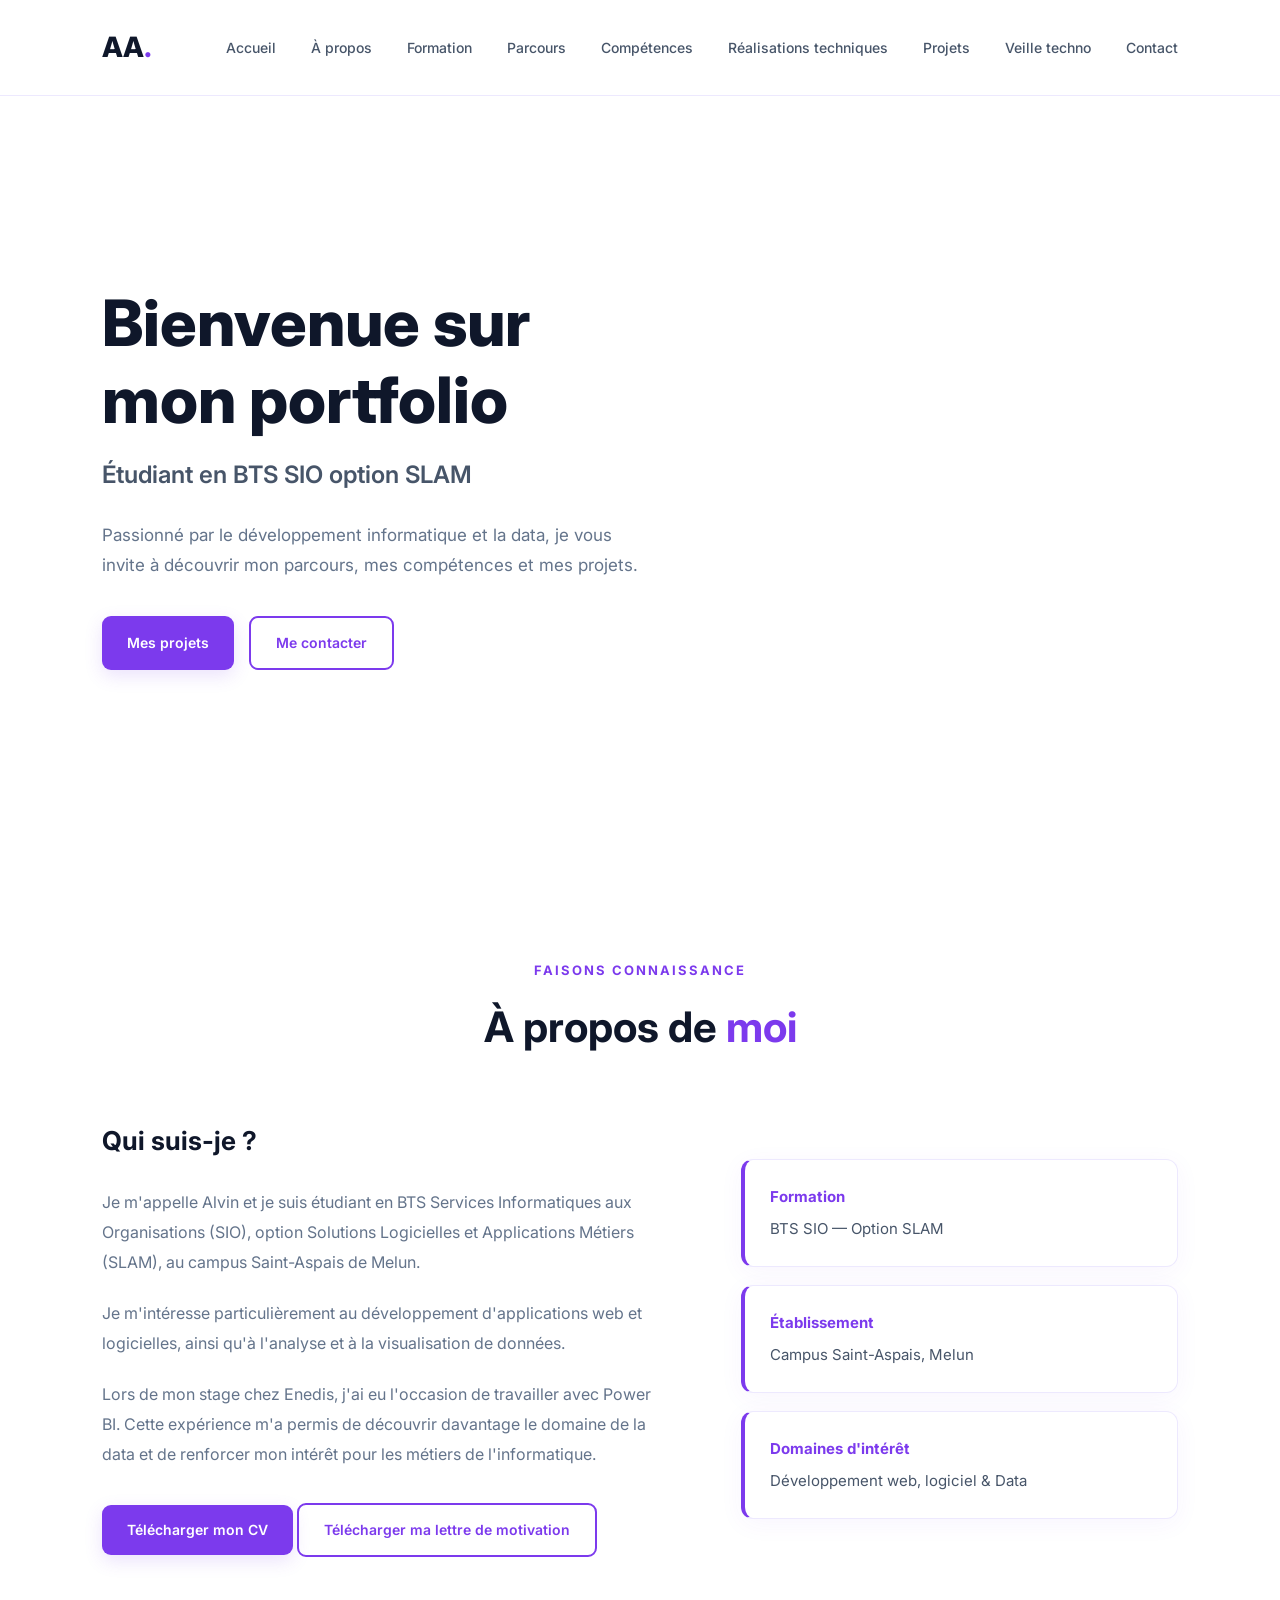
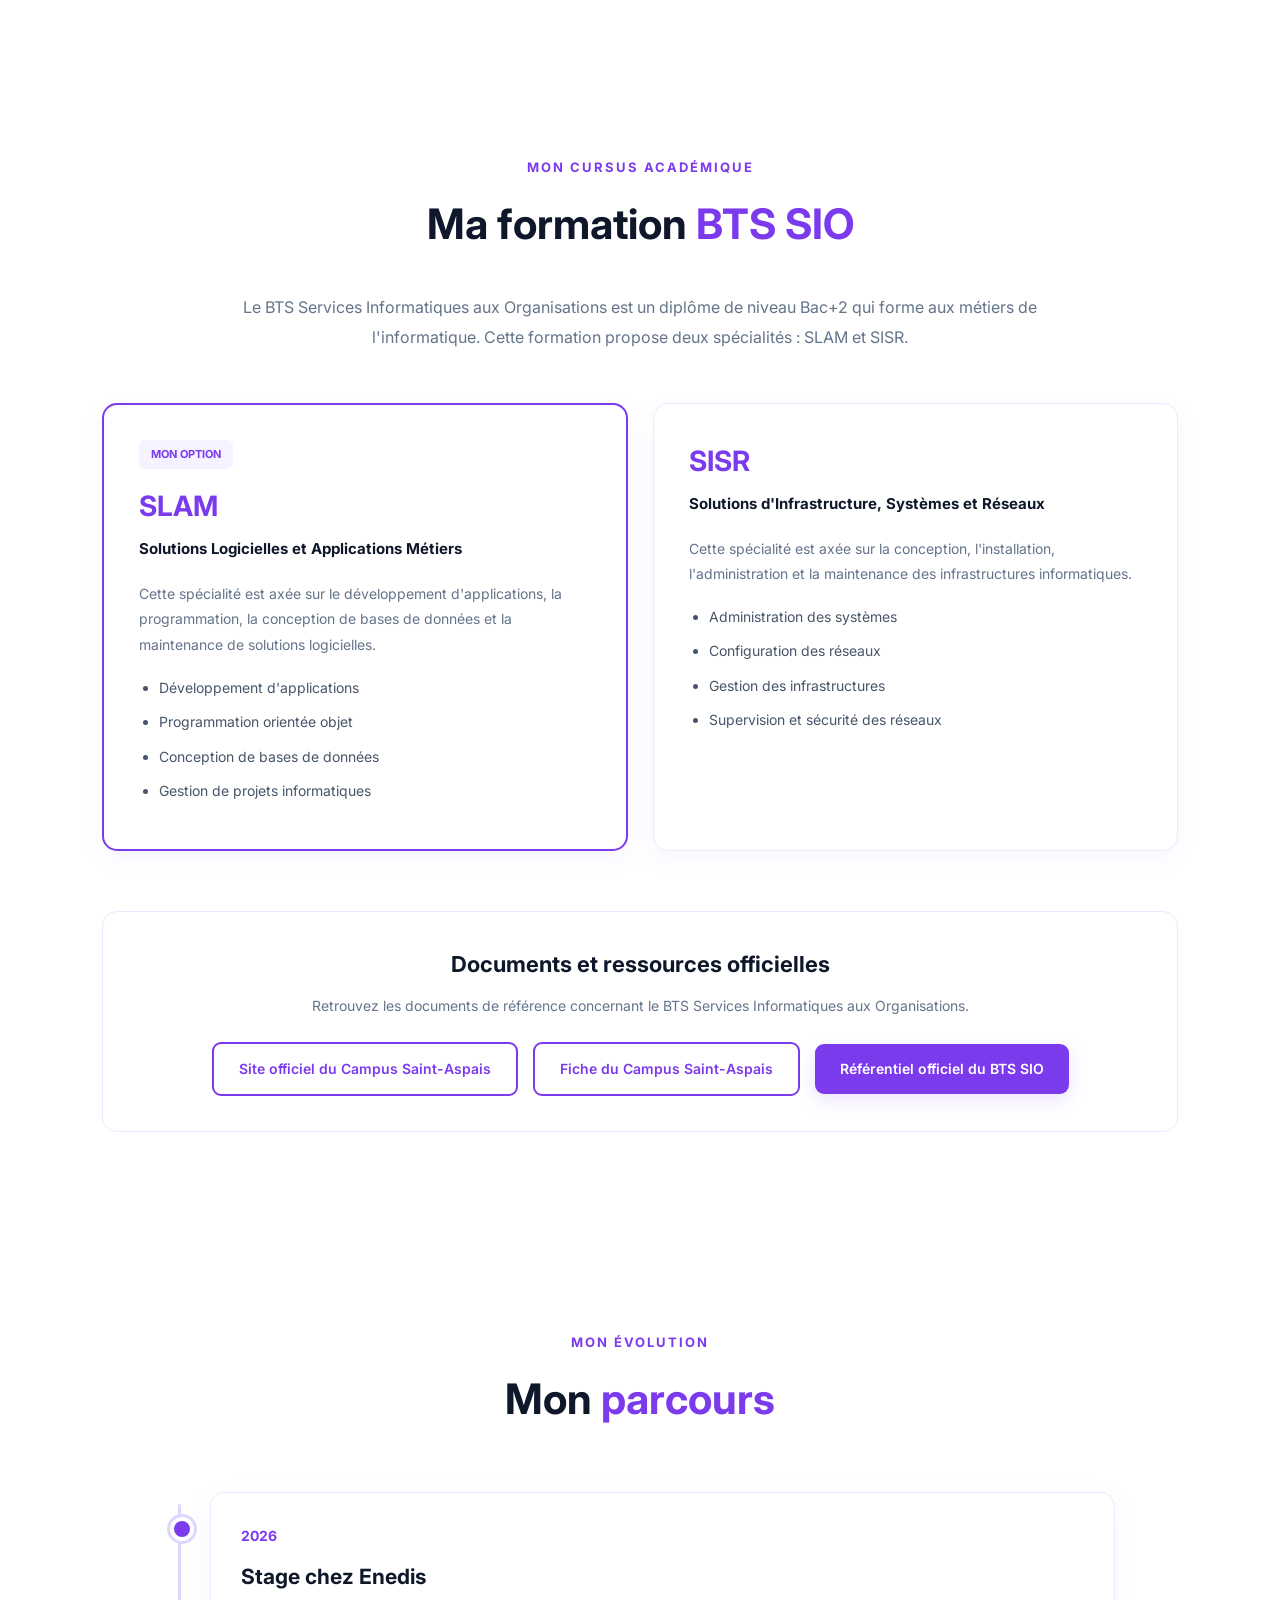
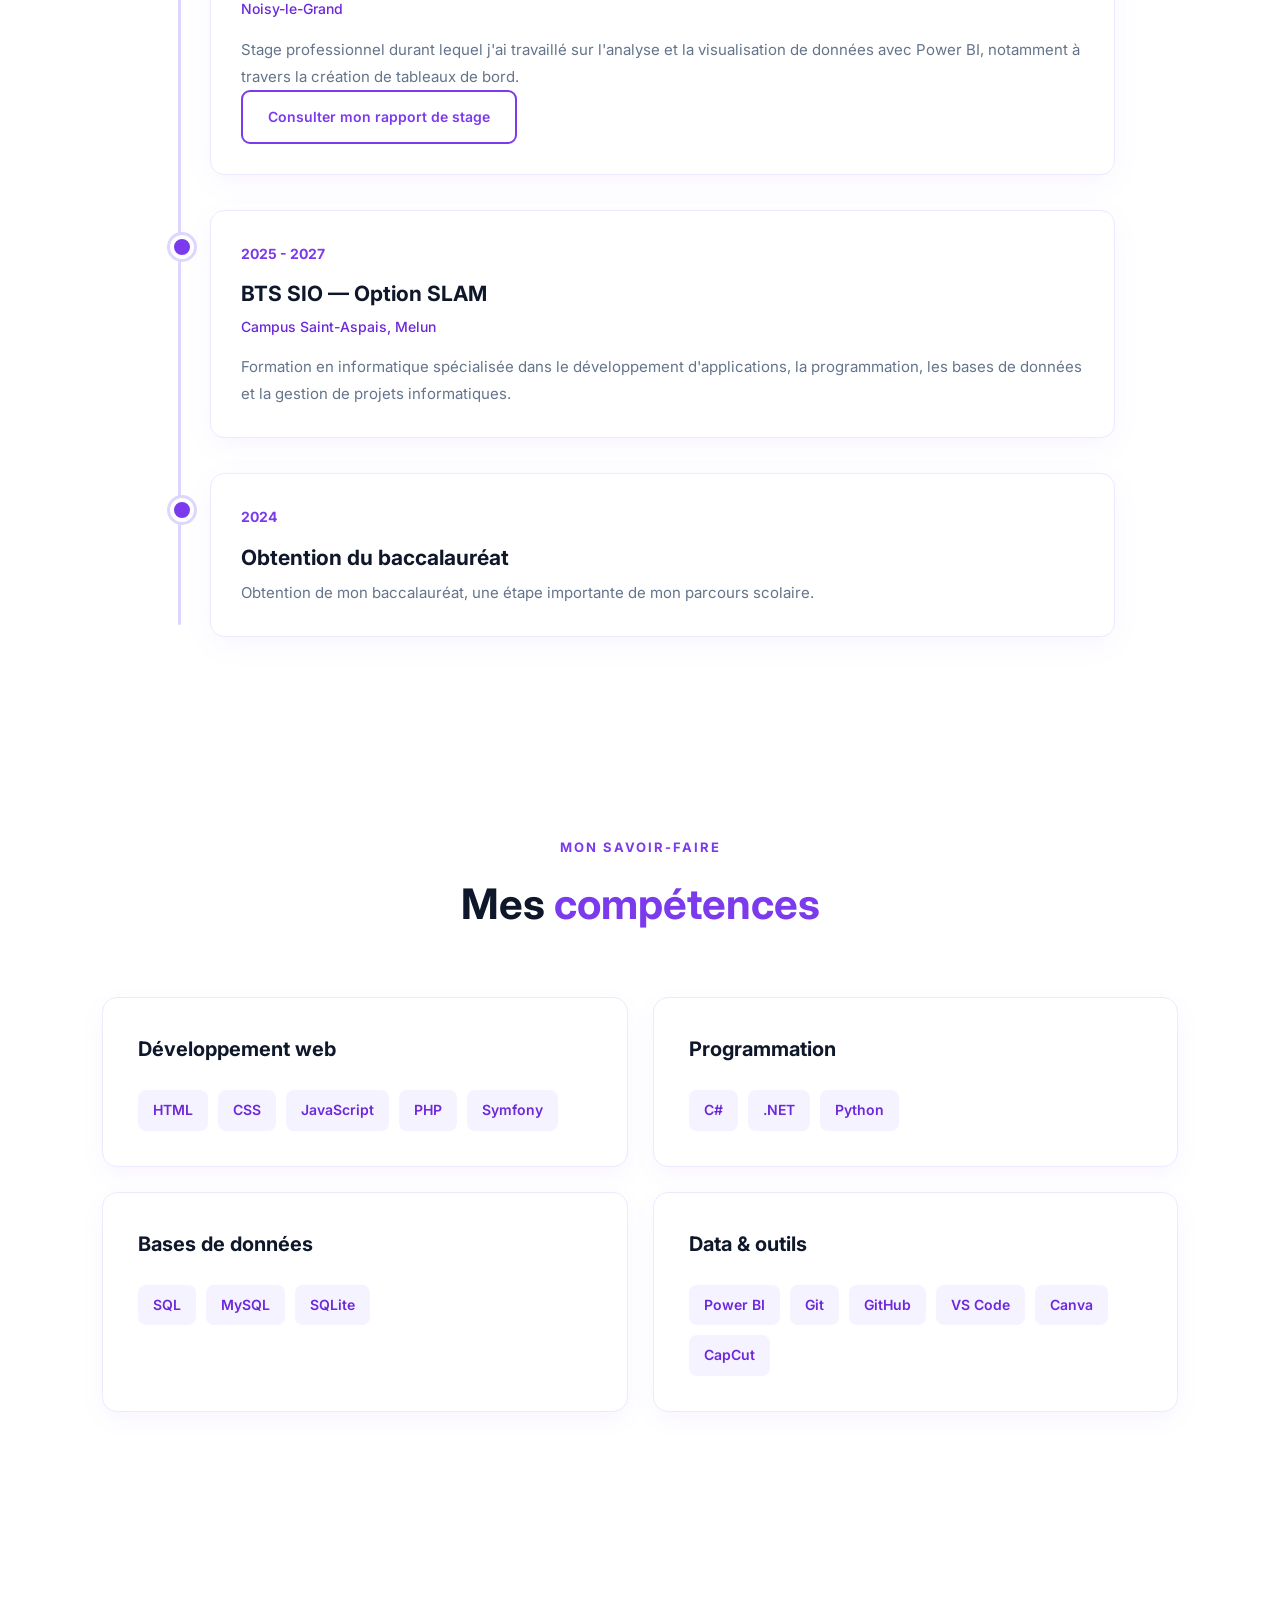
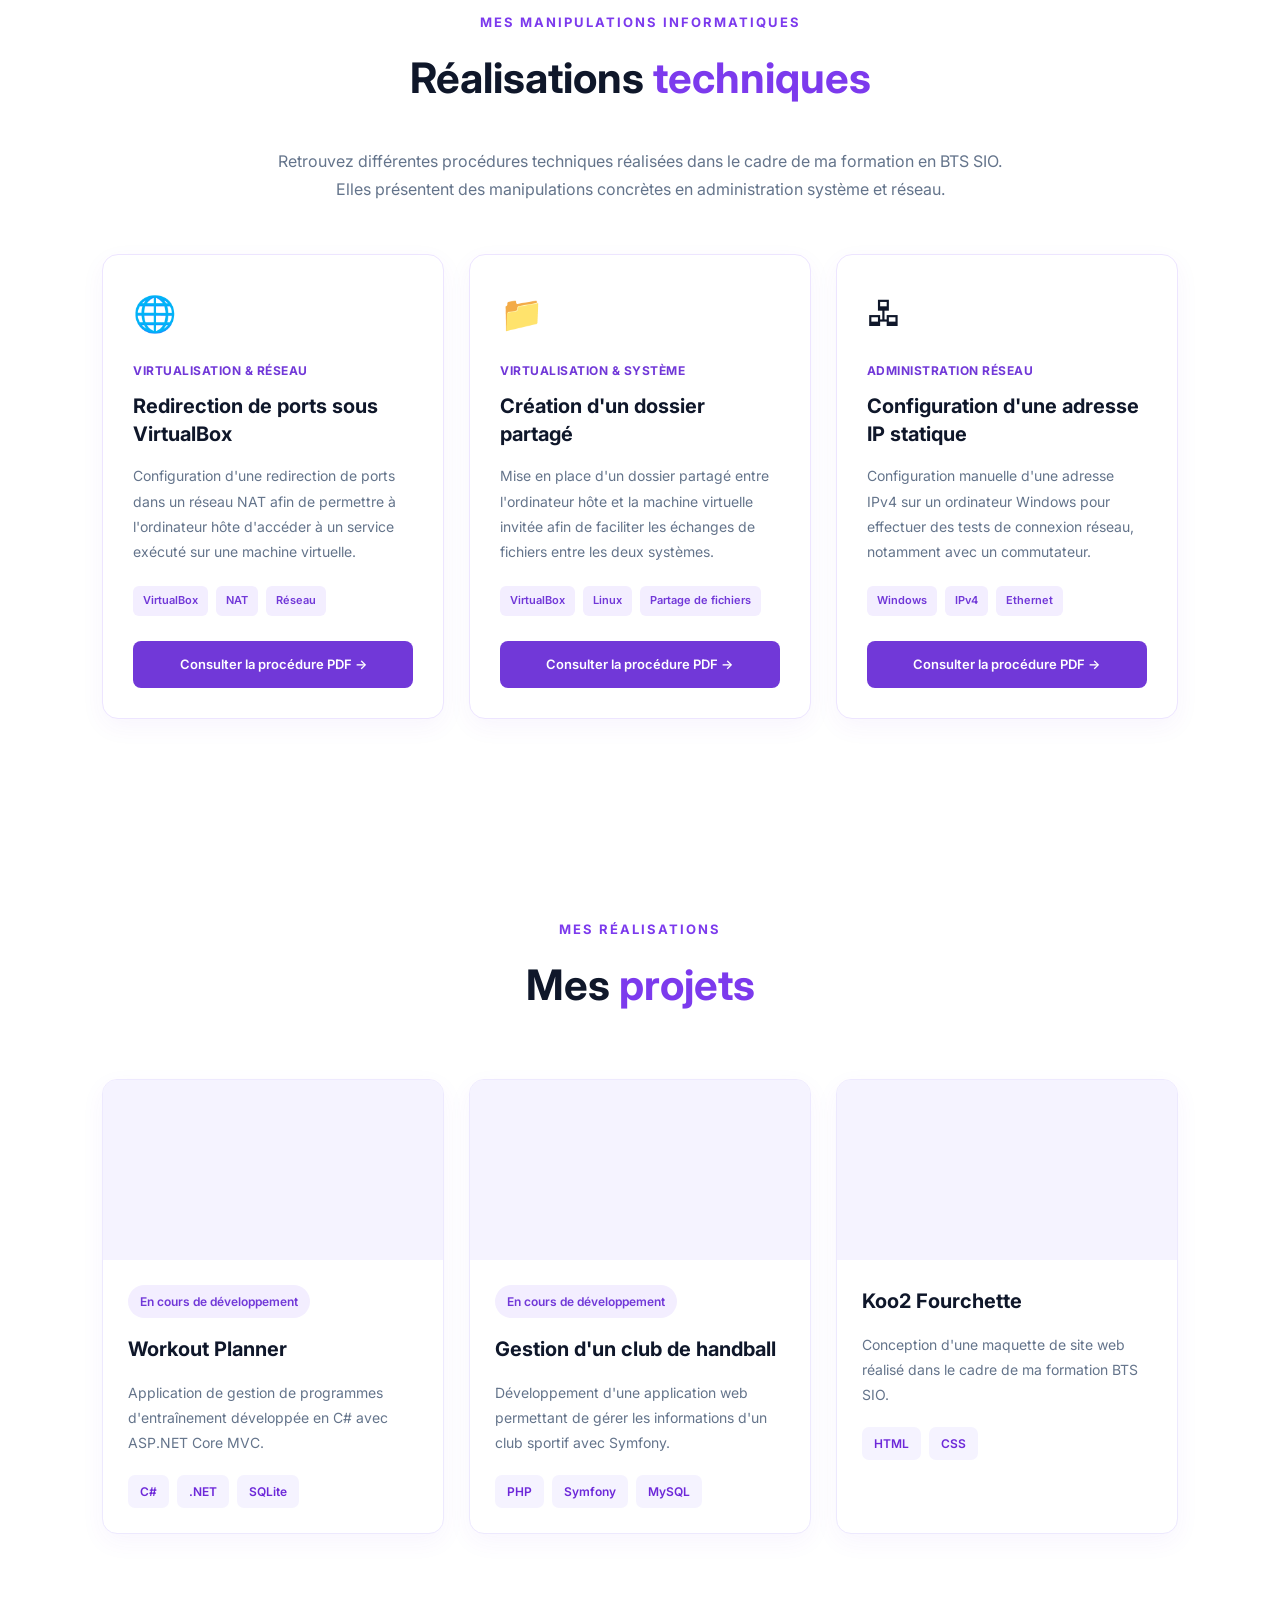
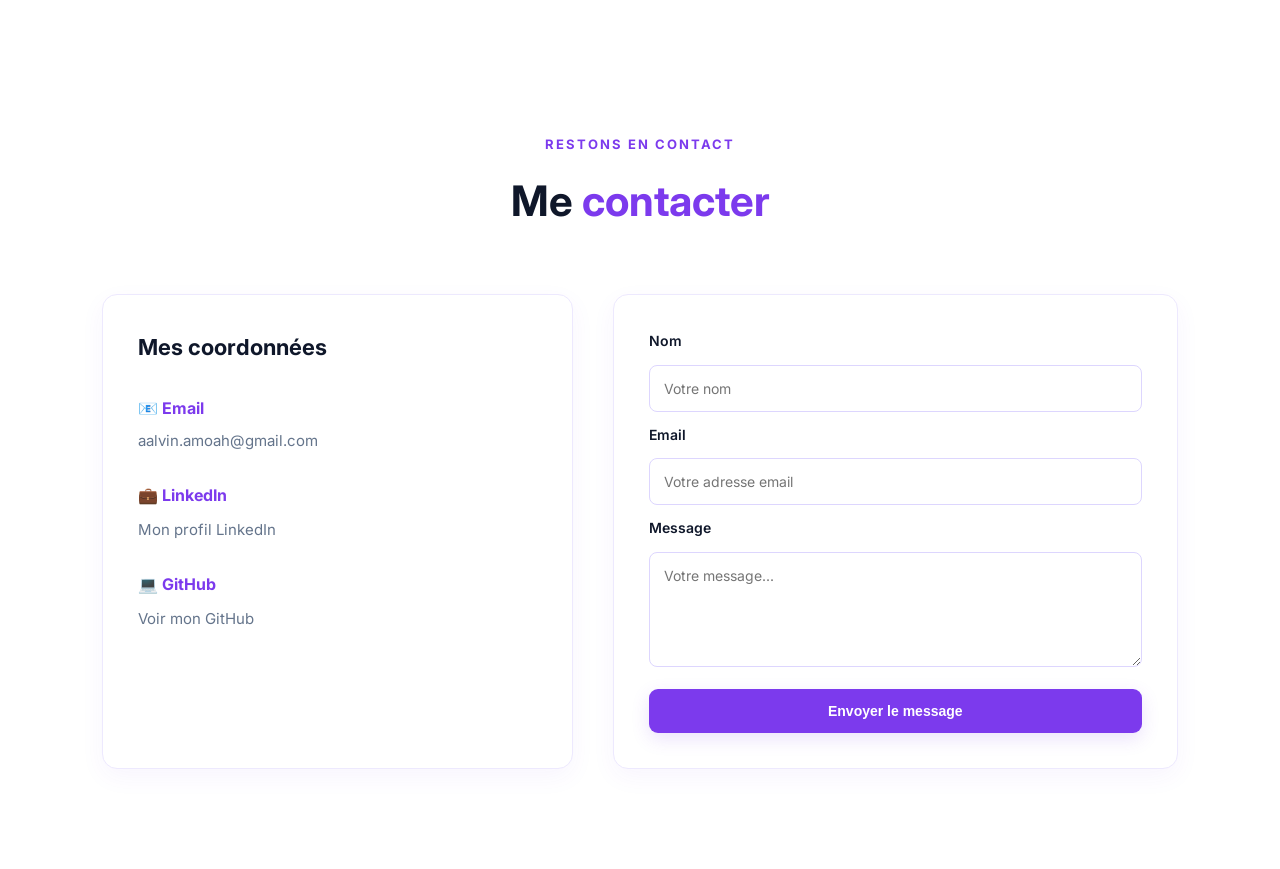
<file: index.html>
<!DOCTYPE html>
<html lang="fr">
<head>
    <meta charset="UTF-8">
    <meta name="viewport" content="width=device-width, initial-scale=1.0">

    <title>Portfolio | BTS SIO SLAM</title>
    <meta name="description" content="Portfolio d'un étudiant en BTS SIO option SLAM. Découvrez mon parcours, mes compétences et mes projets.">

    <link rel="stylesheet" href="css/style.css">
    <script src="js/script.js" defer></script>
</head>
<body>

    <!-- Barre de navigation -->
    <header>
        <nav class="navbar">
            <a href="#accueil" class="logo">AA<span>.</span></a>

            <ul class="nav-links">
                <li><a href="#accueil">Accueil</a></li>
                <li><a href="#apropos">À propos</a></li>
                <li><a href="#formation">Formation</a></li>
                <li><a href="#parcours">Parcours</a></li>
                <li><a href="#competences">Compétences</a></li>
                <li><a href="#realisations-techniques">Réalisations techniques</a></li>
                <li><a href="#projets">Projets</a></li>
                <li><a href="veille.html">Veille techno</a></li>
                <li><a href="#contact">Contact</a></li>
            </ul>
        </nav>
    </header>

    <!-- Page d'accueil -->
    <main>
        <!-- SECTION ACCEUIL -->
        <section id="accueil" class="hero">
            <div class="hero-content">

                <h1>Bienvenue sur mon portfolio </h1>

                <h2>Étudiant en BTS SIO option SLAM</h2>

                <p class="description">
                    Passionné par le développement informatique
                    et la data, je vous invite à découvrir
                    mon parcours, mes compétences et mes projets.
                </p>

                <div class="hero-buttons">
                    <a href="#projets" class="btn-primary">Mes projets</a>
                    <a href="#contact" class="btn-secondary">Me contacter</a>
                </div>
            </div>
        </section>
    
        <!-- SECTION À PROPOS -->
        <section id="apropos" class="about">

            <div class="section-heading">
                <p class="section-subtitle">FAISONS CONNAISSANCE</p>
                <h2>À propos de <span>moi</span></h2>
            </div>

            <div class="about-content">
                <div class="about-text">
                    <h3>Qui suis-je ?</h3>

                    <p>
                        Je m'appelle Alvin et je suis étudiant en
                        BTS Services Informatiques aux Organisations (SIO),
                        option Solutions Logicielles et Applications Métiers (SLAM),
                        au campus Saint-Aspais de Melun.
                    </p>

                    <p>
                        Je m'intéresse particulièrement au développement
                        d'applications web et logicielles, ainsi qu'à
                        l'analyse et à la visualisation de données.
                    </p>

                    <p>
                        Lors de mon stage chez Enedis, j'ai eu l'occasion
                        de travailler avec Power BI. Cette expérience
                        m'a permis de découvrir davantage le domaine
                        de la data et de renforcer mon intérêt pour
                        les métiers de l'informatique.
                    </p>

                    <a href="documents/CV-Alvin-Amoah" class="btn-primary" download>
                        Télécharger mon CV
                    </a>
                    <a href="documents/Lettre-motivation-Alvin-Amoah.pdf" class="btn-secondary" download>
                        Télécharger ma lettre de motivation
                    </a>
                </div>

                <div class="about-info">
                    <div class="info-card">
                        <h4>Formation</h4>
                        <p>BTS SIO — Option SLAM</p>
                    </div>

                    <div class="info-card">
                        <h4>Établissement</h4>
                        <p>Campus Saint-Aspais, Melun</p>
                    </div>

                    <div class="info-card">
                        <h4>Domaines d'intérêt</h4>
                        <p>Développement web, logiciel & Data</p>
                    </div>
                </div>
            </div>

        </section>

        
        <!-- SECTION FORMATION BTS SIO -->
        <section id="formation" class="formation">

            <div class="section-heading">
                <p class="section-subtitle">MON CURSUS ACADÉMIQUE</p>
                <h2>Ma formation <span>BTS SIO</span></h2>
            </div>

            <div class="formation-intro">
                <p>
                    Le BTS Services Informatiques aux Organisations
                    est un diplôme de niveau Bac+2 qui forme
                    aux métiers de l'informatique.

                    Cette formation propose deux spécialités :
                    SLAM et SISR.
                </p>
            </div>

            <div class="formation-grid">

                <!-- OPTION SLAM -->
                <article class="formation-card formation-selected">

                    <span class="formation-badge">MON OPTION</span>

                    <h3>SLAM</h3>

                    <h4>Solutions Logicielles et Applications Métiers</h4>

                    <p>
                        Cette spécialité est axée sur le développement
                        d'applications, la programmation, la conception
                        de bases de données et la maintenance
                        de solutions logicielles.
                    </p>

                    <ul>
                        <li>Développement d'applications</li>
                        <li>Programmation orientée objet</li>
                        <li>Conception de bases de données</li>
                        <li>Gestion de projets informatiques</li>
                    </ul>

                </article>

                <!-- OPTION SISR -->
                <article class="formation-card">

                    <h3>SISR</h3>

                    <h4>Solutions d'Infrastructure, Systèmes et Réseaux</h4>

                    <p>
                        Cette spécialité est axée sur la conception,
                        l'installation, l'administration et la
                        maintenance des infrastructures informatiques.
                    </p>

                    <ul>
                        <li>Administration des systèmes</li>
                        <li>Configuration des réseaux</li>
                        <li>Gestion des infrastructures</li>
                        <li>Supervision et sécurité des réseaux</li>
                    </ul>

                </article>

            </div>

            <!-- DOCUMENTS OFFICIELS -->
            <div class="formation-documents">

                <h3>Documents et ressources officielles</h3>

                <p>
                    Retrouvez les documents de référence
                    concernant le BTS Services Informatiques
                    aux Organisations.
                </p>

                <div class="formation-buttons">

                    <a href="https://institutionsaintaspais.fr/campus/"
                    target="_blank"
                    rel="noopener noreferrer"
                    class="btn-secondary">
                        Site officiel du Campus Saint-Aspais
                    </a>

                    <a href="documents/fiche-bts-sio.pdf"
                    target="_blank"
                    rel="noopener noreferrer"
                    class="btn-secondary">
                        Fiche du Campus Saint-Aspais
                    </a>

                    <a href="https://enqdip.sup.adc.education.fr/bts/referentiel/BTS_ServicesInformatiquesOrganisations.pdf"
                    target="_blank"
                    rel="noopener noreferrer"
                    class="btn-primary">
                        Référentiel officiel du BTS SIO
                    </a>

                </div>

            </div>

        </section>


        <!-- SECTION PARCOURS -->
        <section id="parcours" class="parcours">

            <div class="section-heading">
                <p class="section-subtitle">MON ÉVOLUTION</p>
                <h2>Mon <span>parcours</span></h2>
            </div>

            <div class="timeline">

                <!-- Stage Enedis -->
                <div class="timeline-item">
                    <div class="timeline-content">
                        <span class="timeline-date">2026</span>

                        <h3>Stage chez Enedis</h3>
                        <h4>Noisy-le-Grand</h4>

                        <p>
                            Stage professionnel durant lequel j'ai
                            travaillé sur l'analyse et la visualisation
                            de données avec Power BI, notamment à travers
                            la création de tableaux de bord.
                        </p>
                        <a href="documents/Rapport-stage-Enedis-Alvin-Amoah.pdf"
                        target="_blank"
                        rel="noopener noreferrer"
                        class="btn-secondary">
                            Consulter mon rapport de stage
                        </a>
                    </div>
                </div>

                <!-- BTS SIO -->
                <div class="timeline-item">
                    <div class="timeline-content">
                        <span class="timeline-date">2025 - 2027</span>

                        <h3>BTS SIO — Option SLAM</h3>
                        <h4>Campus Saint-Aspais, Melun</h4>

                        <p>
                            Formation en informatique spécialisée dans
                            le développement d'applications, la
                            programmation, les bases de données
                            et la gestion de projets informatiques.
                        </p>
                    </div>
                </div>

                <!-- Baccalauréat -->
                <div class="timeline-item">
                    <div class="timeline-content">
                        <span class="timeline-date">2024</span>

                        <h3>Obtention du baccalauréat</h3>

                        <p>
                            Obtention de mon baccalauréat,
                            une étape importante de mon parcours
                            scolaire.
                        </p>
                    </div>
                </div>

            </div>

        </section>


        <!-- SECTION COMPÉTENCES -->
        <section id="competences" class="competences">

            <div class="section-heading">
                <p class="section-subtitle">MON SAVOIR-FAIRE</p>
                <h2>Mes <span>compétences</span></h2>
            </div>

            <div class="skills-grid">

                <article class="skill-card">
                    <h3> Développement web</h3>
                    <div class="skill-tags">
                        <span>HTML</span>
                        <span>CSS</span>
                        <span>JavaScript</span>
                        <span>PHP</span>
                        <span>Symfony</span>
                    </div>
                </article>

                <article class="skill-card">
                    <h3> Programmation</h3>
                    <div class="skill-tags">
                        <span>C#</span>
                        <span>.NET</span>
                        <span>Python</span>
                    </div>
                </article>

                <article class="skill-card">
                    <h3> Bases de données</h3>
                    <div class="skill-tags">
                        <span>SQL</span>
                        <span>MySQL</span>
                        <span>SQLite</span>
                    </div>
                </article>

                <article class="skill-card">
                    <h3> Data & outils</h3>
                    <div class="skill-tags">
                        <span>Power BI</span>
                        <span>Git</span>
                        <span>GitHub</span>
                        <span>VS Code</span>
                        <span>Canva</span>
                        <span>CapCut</span>
                    </div>
                </article>

            </div>

        </section>


        <!-- SECTION REALISATIONS TECHNIQUES -->
        <section id="realisations-techniques" class="realisations-techniques">

            <div class="section-heading">
                <p class="section-subtitle">MES MANIPULATIONS INFORMATIQUES</p>
                <h2>Réalisations <span>techniques</span></h2>
            </div>

            <div class="realisations-intro">
                <p>
                    Retrouvez différentes procédures techniques
                    réalisées dans le cadre de ma formation en BTS SIO.
                    Elles présentent des manipulations concrètes
                    en administration système et réseau.
                </p>
            </div>

            <div class="realisations-grid">

                <!-- PROCEDURE 1 -->
                <article class="realisation-card">

                    <div class="realisation-icon">🌐</div>

                    <span class="realisation-category">Virtualisation & Réseau</span>

                    <h3>Redirection de ports sous VirtualBox</h3>

                    <p>
                        Configuration d'une redirection de ports
                        dans un réseau NAT afin de permettre à
                        l'ordinateur hôte d'accéder à un service
                        exécuté sur une machine virtuelle.
                    </p>

                    <div class="realisation-tags">
                        <span>VirtualBox</span>
                        <span>NAT</span>
                        <span>Réseau</span>
                    </div>

                    <a href="documents/procedures/redirection-ports-virtualbox.pdf"
                    target="_blank"
                    rel="noopener noreferrer"
                    class="realisation-button">
                        Consulter la procédure PDF →
                    </a>

                </article>


                <!-- PROCEDURE 2 -->
                <article class="realisation-card">

                    <div class="realisation-icon">📁</div>

                    <span class="realisation-category">Virtualisation & Système</span>

                    <h3>Création d'un dossier partagé</h3>

                    <p>
                        Mise en place d'un dossier partagé entre
                        l'ordinateur hôte et la machine virtuelle
                        invitée afin de faciliter les échanges
                        de fichiers entre les deux systèmes.
                    </p>

                    <div class="realisation-tags">
                        <span>VirtualBox</span>
                        <span>Linux</span>
                        <span>Partage de fichiers</span>
                    </div>

                    <a href="documents/procedures/dossier-partage-virtualbox.pdf"
                    target="_blank"
                    rel="noopener noreferrer"
                    class="realisation-button">
                        Consulter la procédure PDF →
                    </a>

                </article>


                <!-- PROCEDURE 3 -->
                <article class="realisation-card">

                    <div class="realisation-icon">🖧</div>

                    <span class="realisation-category">Administration réseau</span>

                    <h3>Configuration d'une adresse IP statique</h3>

                    <p>
                        Configuration manuelle d'une adresse IPv4
                        sur un ordinateur Windows pour effectuer
                        des tests de connexion réseau, notamment
                        avec un commutateur.
                    </p>

                    <div class="realisation-tags">
                        <span>Windows</span>
                        <span>IPv4</span>
                        <span>Ethernet</span>
                    </div>

                    <a href="documents/procedures/adresse-ip-statique-windows.pdf"
                    target="_blank"
                    rel="noopener noreferrer"
                    class="realisation-button">
                        Consulter la procédure PDF →
                    </a>

                </article>

            </div>

        </section>


        <!-- SECTION PROJETS -->
        <section id="projets" class="projets">

            <div class="section-heading">
                <p class="section-subtitle">MES RÉALISATIONS</p>
                <h2>Mes <span>projets</span></h2>
            </div>

            <div class="projects-grid">

                <!-- Projet 1 -->
                <article class="project-card">
                    <div class="project-image">
                        
                    </div>

                    <div class="project-content">
                        <span class="project-status">En cours de développement</span>
                        <h3>Workout Planner</h3>
                        <p>
                            Application de gestion de programmes
                            d'entraînement développée en C# avec
                            ASP.NET Core MVC.
                        </p>

                        <div class="project-tags">
                            <span>C#</span>
                            <span>.NET</span>
                            <span>SQLite</span>
                        </div>
                    </div>
                </article>

                <!-- Projet 2 -->
                <article class="project-card">
                    <div class="project-image">
                        
                    </div>

                    <div class="project-content">
                        <span class="project-status">En cours de développement</span>
                        <h3>Gestion d'un club de handball</h3>
                        <p>
                            Développement d'une application web
                            permettant de gérer les informations
                            d'un club sportif avec Symfony.
                        </p>

                        <div class="project-tags">
                            <span>PHP</span>
                            <span>Symfony</span>
                            <span>MySQL</span>
                        </div>
                    </div>
                </article>

                <!-- Projet 3 -->
                <article class="project-card">
                    <div class="project-image">
                        
                    </div>

                    <div class="project-content">
                        <h3>Koo2 Fourchette</h3>
                        <p>
                            Conception d'une maquette de site web
                            réalisé dans le cadre de ma
                            formation BTS SIO.
                        </p>

                        <div class="project-tags">
                            <span>HTML</span>
                            <span>CSS</span>
                        </div>
                    </div>
                </article>

            </div>

        </section>

        <!-- SECTION CONTACT -->
        <section id="contact" class="contact">

            <div class="section-heading">
                <p class="section-subtitle">RESTONS EN CONTACT</p>
                <h2>Me <span>contacter</span></h2>
            </div>

            <div class="contact-container">

                <!-- Coordonnées -->
                <div class="contact-info">

                    <h3>Mes coordonnées</h3>

                    <div class="contact-item">
                        <h4>📧 Email</h4>
                        <p>aalvin.amoah@gmail.com</p>
                    </div>

                    <div class="contact-item">
                        <h4>💼 LinkedIn</h4>
                        <a href="https://www.linkedin.com/in/alvin-amoah-83394533a/"
                        target="_blank"
                        rel="noopener noreferrer">
                            Mon profil LinkedIn
                        </a>
                    </div>

                    <div class="contact-item">
                        <h4>💻 GitHub</h4>
                        <a href="https://github.com/aalvinn09"
                        target="_blank"
                        rel="noopener noreferrer">
                            Voir mon GitHub
                        </a>
                    </div>

                </div>

                <!-- Formulaire -->
                <form class="contact-form" id="contact-form">

                    <label for="nom">Nom</label>
                    <input type="text" id="nom"
                        name="nom"
                        placeholder="Votre nom"
                        required>

                    <label for="email">Email</label>
                    <input type="email" id="email"
                        name="email"
                        placeholder="Votre adresse email"
                        required>

                    <label for="message">Message</label>
                    <textarea id="message"
                            name="message"
                            rows="5"
                            placeholder="Votre message..."
                            required></textarea>

                    <button type="submit" class="btn-primary">
                        Envoyer le message
                    </button>

                </form>

            </div>

        </section>

    </main>

</body>
</html>
</file>
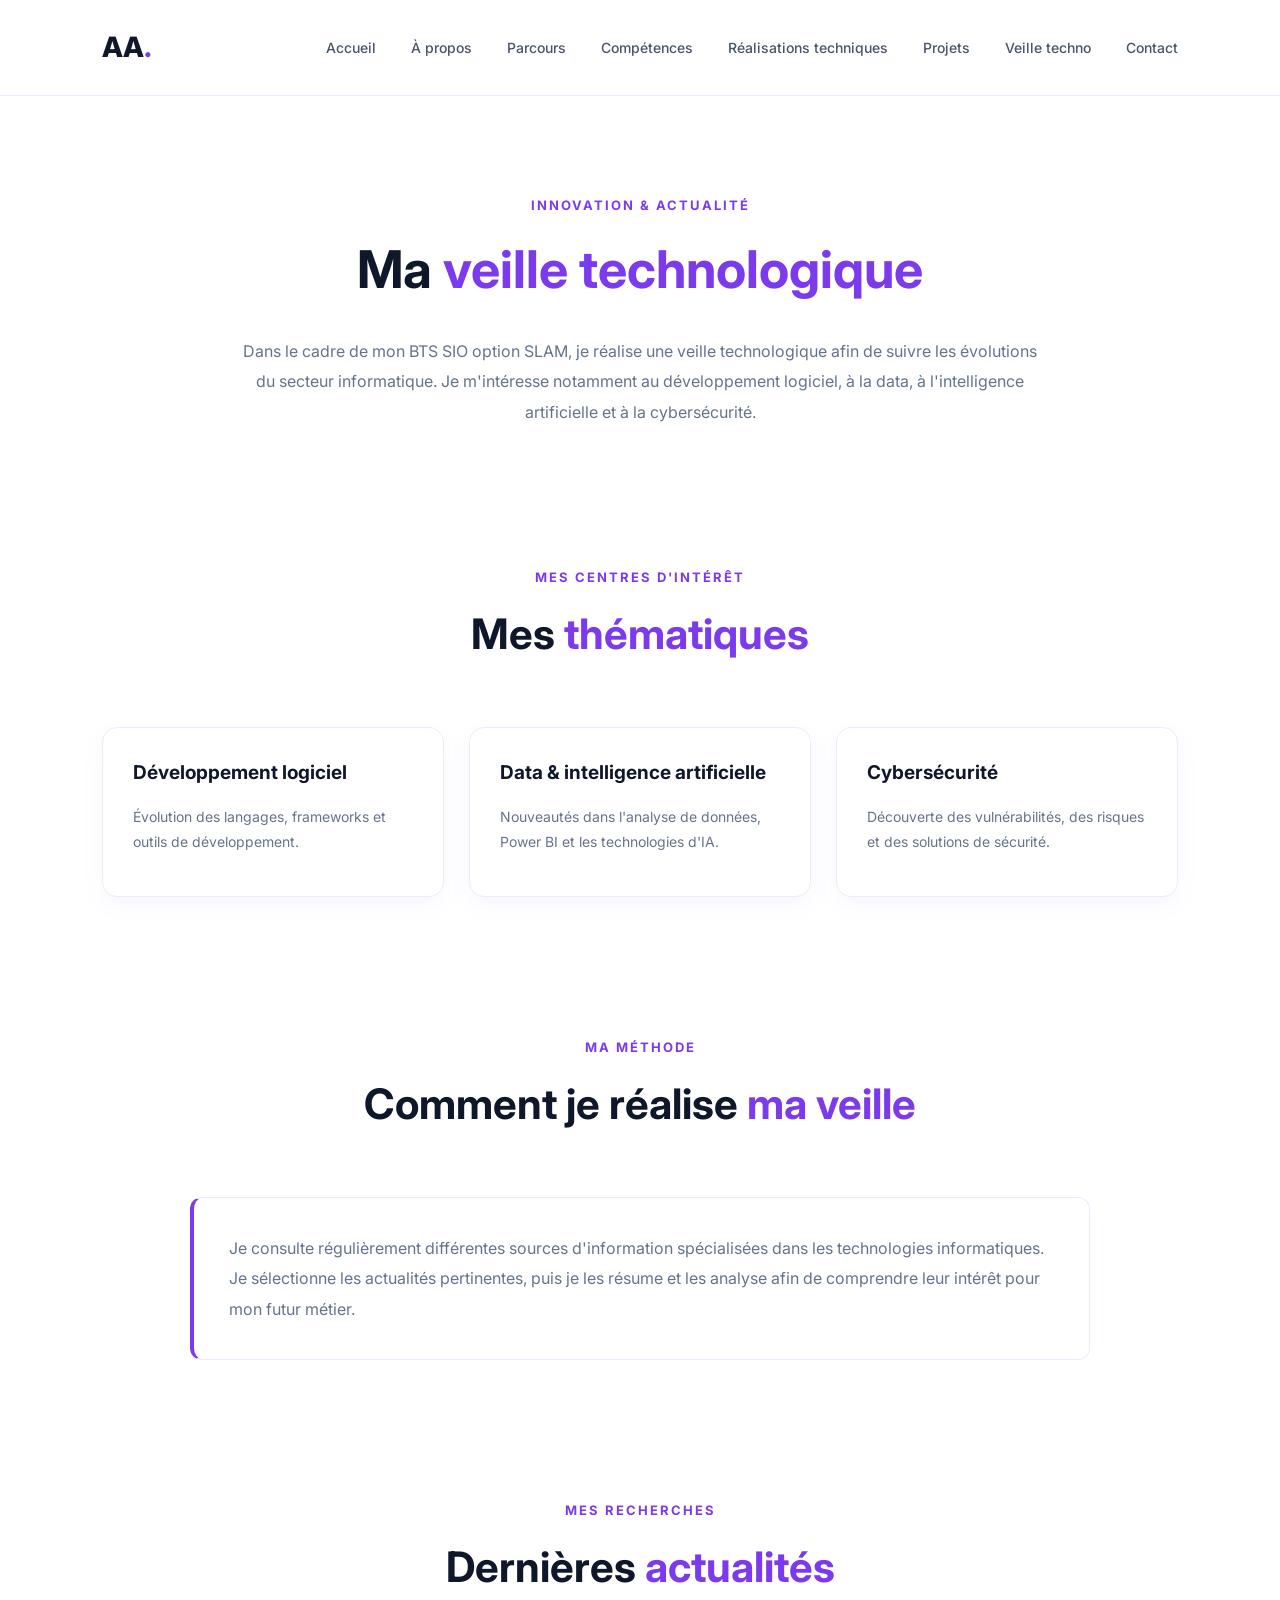
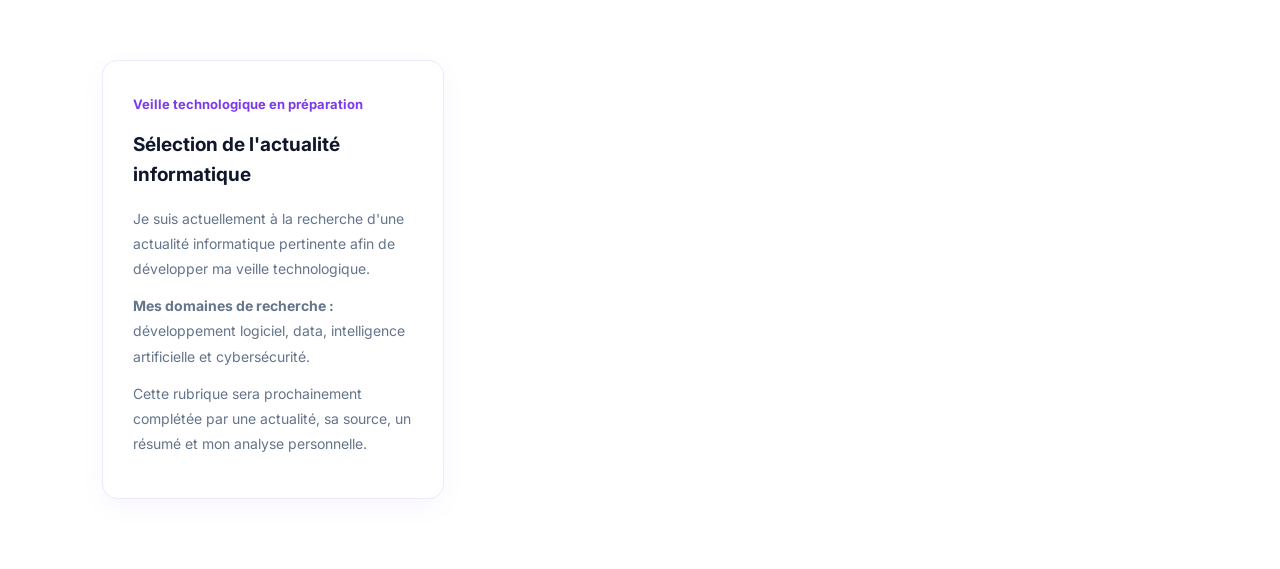
<file: veille.html>
<!DOCTYPE html>
<html lang="fr">
<head>
    <meta charset="UTF-8">
    <meta name="viewport" content="width=device-width, initial-scale=1.0">

    <title>Veille technologique | Portfolio Alvin</title>

    <link rel="stylesheet" href="css/style.css">
    <script src="js/script.js" defer></script>
</head>

<body>

    <!-- Navigation -->
    <header>
        <nav class="navbar">
            <a href="index.html#accueil" class="logo">
                AA<span>.</span>
            </a>

            <ul class="nav-links">
                <li><a href="index.html#accueil">Accueil</a></li>
                <li><a href="index.html#apropos">À propos</a></li>
                <li><a href="index.html#parcours">Parcours</a></li>
                <li><a href="index.html#competences">Compétences</a></li>
                <li><a href="#realisations-techniques">Réalisations techniques</a></li>
                <li><a href="index.html#projets">Projets</a></li>
                <li><a href="veille.html">Veille techno</a></li>
                <li><a href="index.html#contact">Contact</a></li>
            </ul>
        </nav>
    </header>

    <main>

        <!-- Introduction -->
        <section class="veille-intro">

            <p class="section-subtitle">
                INNOVATION & ACTUALITÉ
            </p>

            <h1>
                Ma <span>veille technologique</span>
            </h1>

            <p>
                Dans le cadre de mon BTS SIO option SLAM,
                je réalise une veille technologique afin
                de suivre les évolutions du secteur informatique.
                Je m'intéresse notamment au développement
                logiciel, à la data, à l'intelligence
                artificielle et à la cybersécurité.
            </p>

        </section>

        <!-- Thématiques -->
        <section class="veille-section">

            <div class="section-heading">
                <p class="section-subtitle">MES CENTRES D'INTÉRÊT</p>
                <h2>Mes <span>thématiques</span></h2>
            </div>

            <div class="veille-grid">

                <article class="veille-card">
                    <h3> Développement logiciel</h3>
                    <p>
                        Évolution des langages, frameworks
                        et outils de développement.
                    </p>
                </article>

                <article class="veille-card">
                    <h3> Data & intelligence artificielle</h3>
                    <p>
                        Nouveautés dans l'analyse de données,
                        Power BI et les technologies d'IA.
                    </p>
                </article>

                <article class="veille-card">
                    <h3> Cybersécurité</h3>
                    <p>
                        Découverte des vulnérabilités,
                        des risques et des solutions de sécurité.
                    </p>
                </article>

            </div>

        </section>

        <!-- Méthodologie -->
        <section class="veille-section">

            <div class="section-heading">
                <p class="section-subtitle">MA MÉTHODE</p>
                <h2>Comment je réalise <span>ma veille</span></h2>
            </div>

            <div class="veille-method">
                <p>
                    Je consulte régulièrement différentes
                    sources d'information spécialisées
                    dans les technologies informatiques.
                    Je sélectionne les actualités pertinentes,
                    puis je les résume et les analyse
                    afin de comprendre leur intérêt
                    pour mon futur métier.
                </p>
            </div>

        </section>

        <!-- Actualités -->
        <section class="veille-section">

            <div class="section-heading">
                <p class="section-subtitle">MES RECHERCHES</p>
                <h2>Dernières <span>actualités</span></h2>
            </div>

            <div class="veille-grid">

                <!-- Modèle à dupliquer -->
                
                <article class="veille-card">

                    <span class="veille-date">
                        Veille technologique en préparation
                    </span>

                    <h3>Sélection de l'actualité informatique</h3>

                    <p>
                        Je suis actuellement à la recherche d'une
                        actualité informatique pertinente afin de
                        développer ma veille technologique.
                    </p>

                    <p>
                        <strong>Mes domaines de recherche :</strong>
                        développement logiciel, data, intelligence
                        artificielle et cybersécurité.
                    </p>

                    <p>
                        Cette rubrique sera prochainement complétée
                        par une actualité, sa source, un résumé et
                        mon analyse personnelle.
                    </p>

                </article>


            </div>

        </section>

    </main>

</body>
</html>
</file>
<file: css/style.css>
@import url('https://fonts.googleapis.com/css2?family=Inter:wght@400;500;600;700;800&display=swap');

/* =====================================
   1. VARIABLES DE COULEURS
===================================== */

:root {
    --primary: #7c3aed;
    --primary-dark: #6d28d9;
    --primary-light: #f5f3ff;

    --background: #ffffff;
    --white: #ffffff;

    --text-dark: #0f172a;
    --text-secondary: #64748b;
    --text-light: #475569;

    --border: #ddd6fe;
}

/* =====================================
   2. STYLES GENERAUX
===================================== */

* {
    margin: 0;
    padding: 0;
    box-sizing: border-box;
}

html {
    scroll-behavior: smooth;
}

body {
    font-family: 'Inter', sans-serif;
    background-color: var(--background);
    color: var(--text-dark);
    line-height: 1.6;
}

a {
    text-decoration: none;
}

a:focus-visible {
    outline: 3px solid var(--primary);
    outline-offset: 4px;
}

/* =====================================
   3. BARRE DE NAVIGATION
===================================== */

.navbar {

    display: flex;
    flex-direction: row;
    justify-content: space-between;
    align-items: center;

    width: 100%;
    padding: 25px 8%;

    background-color: var(--white);
    border-bottom: 1px solid #ede9fe;
}

.logo {
    font-size: 28px;
    font-weight: 800;
    color: var(--text-dark);
}

.logo span {
    color: var(--primary);
}

.nav-links {
    display: flex;
    align-items: center;
    gap: 35px;
    list-style: none;
}

.nav-links a {
    color: var(--text-light);
    font-size: 14px;
    font-weight: 500;

    transition: color 0.3s ease;
}

.nav-links a:hover {
    color: var(--primary);
}
/* Navbar qui reste visible pendant le défilement */

header {
    position: fixed;
    top: 0;
    left: 0;
    width: 100%;
    z-index: 1000;
    background-color: white;
}
body {
    padding-top: 95px;
}

section {
    scroll-margin-top: 110px;
}
/* =====================================
   4. SECTION ACCUEIL
===================================== */

.hero {
    min-height: 85vh;

    display: grid;
    grid-template-columns: 1.2fr 1fr;
    align-items: center;
    gap: 60px;

    padding: 80px 8%;
}

.hero-content {
    max-width: 750px;
}

.intro {
    color: var(--primary);
    font-size: 15px;
    font-weight: 600;
    margin-bottom: 18px;
}

.hero h1 {
    font-size: clamp(36px, 5vw, 64px);
    font-weight: 800;
    line-height: 1.2;
    margin-bottom: 18px;
}

.hero h1 span {
    color: var(--primary);
}

.hero h2 {
    font-size: 24px;
    font-weight: 600;
    color: var(--text-light);
    margin-bottom: 25px;
}

.description {
    font-size: 17px;
    color: var(--text-secondary);
    line-height: 1.8;
    margin-bottom: 35px;
}

/* =====================================
   5. BOUTONS
===================================== */

.hero-buttons {
    display: flex;
    flex-wrap: wrap;
    gap: 15px;
}

.btn-primary,
.btn-secondary {
    display: inline-flex;
    justify-content: center;
    align-items: center;

    padding: 14px 25px;
    border-radius: 9px;

    font-size: 14px;
    font-weight: 600;

    transition:
        background-color 0.3s ease,
        transform 0.3s ease,
        box-shadow 0.3s ease;
}

/* Bouton principal violet */

.btn-primary {
    background-color: var(--primary);
    color: var(--white);
    box-shadow: 0 6px 18px rgba(124, 58, 237, 0.15);
}

.btn-primary:hover {
    background-color: var(--primary-dark);
    transform: translateY(-3px);
    box-shadow: 0 10px 24px rgba(124, 58, 237, 0.22);
}

/* Bouton secondaire */

.btn-secondary {
    border: 2px solid var(--primary);
    color: var(--primary);
    background-color: transparent;
}

.btn-secondary:hover {
    background-color: var(--primary-light);
    transform: translateY(-3px);
}

/* =====================================
   6. CARTE INFORMATIQUE
===================================== */

.hero-visual {
    display: flex;
    justify-content: center;
    align-items: center;
}

.profile-card {
    width: 100%;
    max-width: 450px;

    padding: 55px 30px;

    background: linear-gradient(
        135deg,
        #f5f3ff,
        #ede9fe
    );

    border: 1px solid var(--border);
    border-radius: 24px;

    text-align: center;

    box-shadow: 0 20px 50px rgba(124, 58, 237, 0.08);

    transition:
        transform 0.3s ease,
        box-shadow 0.3s ease;
}

.profile-card:hover {
    transform: translateY(-8px);
    box-shadow: 0 25px 60px rgba(124, 58, 237, 0.14);
}

/* Icône de développement */

.code-icon {
    font-size: 75px;
    font-weight: 800;
    line-height: 1.2;
    color: var(--primary);

    margin-bottom: 20px;
}

/* Titre de la carte */

.profile-card h3 {
    font-size: 25px;
    font-weight: 700;

    margin-bottom: 12px;
}

.profile-card p {
    font-size: 14px;
    color: var(--text-secondary);

    margin-bottom: 25px;
}

/* =====================================
   7. BADGES DES TECHNOLOGIES
===================================== */

.tech-tags {
    display: flex;
    flex-wrap: wrap;
    justify-content: center;
    gap: 10px;
}

.tech-tags span {
    padding: 8px 14px;

    background-color: var(--white);
    color: var(--primary-dark);

    font-size: 13px;
    font-weight: 600;

    border: 1px solid var(--border);
    border-radius: 8px;

    transition:
        transform 0.3s ease,
        background-color 0.3s ease;
}

.tech-tags span:hover {
    background-color: var(--primary-light);
    transform: translateY(-3px);
}

/* =====================================
   8. RESPONSIVE TABLETTE
===================================== */

@media (max-width: 900px) {

    .hero {
        grid-template-columns: 1fr;
        gap: 50px;
        padding: 60px 6%;
    }

    .hero-content {
        max-width: 100%;
    }

    .hero-visual {
        width: 100%;
    }

    .profile-card {
        max-width: 500px;
    }

    .nav-links {
        gap: 18px;
    }
}

/* =====================================
   9. RESPONSIVE TELEPHONE
===================================== */

@media (max-width: 768px) {

    .navbar {
        flex-direction: column;
        gap: 20px;
        padding: 20px 5%;
    }

    .nav-links {
        flex-wrap: wrap;
        justify-content: center;
        gap: 15px;
    }

    .nav-links a {
        font-size: 13px;
    }

    .hero {
        min-height: auto;
        padding: 60px 6%;
        gap: 40px;
    }

    .hero h1 {
        font-size: 38px;
    }

    .hero h2 {
        font-size: 20px;
    }

    .description {
        font-size: 15px;
    }

    .hero-buttons {
        flex-direction: column;
        align-items: stretch;
    }

    .profile-card {
        padding: 40px 20px;
    }

    .code-icon {
        font-size: 60px;
    }

    .profile-card h3 {
        font-size: 22px;
    }
}

/* =====================================
   10. ACCESSIBILITE
===================================== */

@media (prefers-reduced-motion: reduce) {
    html {
        scroll-behavior: auto;
    }

    *,
    *::before,
    *::after {
        transition-duration: 0.01ms !important;
        animation-duration: 0.01ms !important;
    }
}

/* =====================================
   11. SECTION À PROPOS
===================================== */

.about {
    padding: 100px 8%;
    background-color: #ffffff;
}

.section-heading {
    text-align: center;
    margin-bottom: 60px;
}

.section-subtitle {
    color: var(--primary);
    font-size: 13px;
    font-weight: 700;
    letter-spacing: 2px;
    margin-bottom: 12px;
}

.section-heading h2 {
    font-size: clamp(30px, 4vw, 42px);
    color: var(--text-dark);
}

.section-heading h2 span {
    color: var(--primary);
}

.about-content {
    display: grid;
    grid-template-columns: 1.3fr 1fr;
    gap: 70px;
    align-items: center;
    max-width: 1200px;
    margin: 0 auto;
}

.about-text h3 {
    font-size: 26px;
    margin-bottom: 25px;
}

.about-text p {
    color: var(--text-secondary);
    font-size: 16px;
    line-height: 1.9;
    margin-bottom: 20px;
}

.about-text .btn-primary {
    margin-top: 15px;
}

.about-info {
    display: flex;
    flex-direction: column;
    gap: 18px;
}

.info-card {
    background-color: #ffffff;
    border: 1px solid #ede9fe;
    border-left: 4px solid var(--primary);
    border-radius: 12px;
    padding: 25px;
    box-shadow: 0 5px 25px rgba(124, 58, 237, 0.05);
    transition: transform 0.3s ease;
}

.info-card:hover {
    transform: translateY(-4px);
}

.info-card h4 {
    color: var(--primary);
    font-size: 15px;
    margin-bottom: 8px;
}

.info-card p {
    color: var(--text-light);
    font-size: 15px;
}

/* Responsive */

@media (max-width: 900px) {
    .about {
        padding: 70px 6%;
    }

    .about-content {
        grid-template-columns: 1fr;
        gap: 35px;
    }

    .section-heading {
        margin-bottom: 40px;
    }
}

/* =====================================
   12. SECTION PARCOURS
===================================== */

.parcours {
    padding: 100px 8%;
    background-color: #ffffff;
}

/* Conteneur de la frise */

.timeline {
    position: relative;
    max-width: 950px;
    margin: 0 auto;
    padding-left: 45px;
}

/* Ligne verticale violette */

.timeline::before {
    content: "";
    position: absolute;
    top: 12px;
    bottom: 12px;
    left: 13px;

    width: 3px;
    background-color: #ddd6fe;
    border-radius: 5px;
}

/* Étape de la frise */

.timeline-item {
    position: relative;
    margin-bottom: 35px;
}

.timeline-item:last-child {
    margin-bottom: 0;
}

/* Points violets */

.timeline-item::before {
    content: "";
    position: absolute;

    top: 25px;
    left: -40px;

    width: 16px;
    height: 16px;

    background-color: var(--primary);
    border: 4px solid #ffffff;
    border-radius: 50%;

    box-shadow: 0 0 0 3px #ddd6fe;
    z-index: 1;
}

/* Cartes */

.timeline-content {
    background-color: #ffffff;
    border: 1px solid #ede9fe;
    border-radius: 14px;

    padding: 30px;

    box-shadow: 0 8px 30px rgba(124, 58, 237, 0.05);

    transition: transform 0.3s ease;
}

.timeline-content:hover {
    transform: translateY(-5px);
}

/* Dates */

.timeline-date {
    display: inline-block;
    color: var(--primary);
    font-weight: 700;
    font-size: 14px;
    margin-bottom: 12px;
}

/* Titres */

.timeline-content h3 {
    font-size: 21px;
    color: var(--text-dark);
    margin-bottom: 5px;
}

.timeline-content h4 {
    font-size: 14px;
    color: var(--primary-dark);
    font-weight: 500;
    margin-bottom: 15px;
}

/* Descriptions */

.timeline-content p {
    color: var(--text-secondary);
    font-size: 15px;
    line-height: 1.8;
}

/* Responsive */

@media (max-width: 768px) {

    .parcours {
        padding: 70px 6%;
    }

    .timeline {
        padding-left: 35px;
    }

    .timeline::before {
        left: 8px;
    }

    .timeline-item::before {
        left: -32px;
    }

    .timeline-content {
        padding: 22px;
    }

    .timeline-content h3 {
        font-size: 19px;
    }
}

/* =====================================
   13. SECTION COMPETENCES
===================================== */

.competences {
    padding: 100px 8%;
    background-color: #ffffff;
}

.skills-grid {
    display: grid;
    grid-template-columns: repeat(2, 1fr);
    gap: 25px;
    max-width: 1100px;
    margin: 0 auto;
}

.skill-card {
    padding: 35px;
    background-color: #ffffff;
    border: 1px solid #ede9fe;
    border-radius: 15px;

    box-shadow: 0 8px 25px rgba(124, 58, 237, 0.05);
    transition: transform 0.3s ease,
                box-shadow 0.3s ease;
}

.skill-card:hover {
    transform: translateY(-5px);
    box-shadow: 0 12px 30px rgba(124, 58, 237, 0.12);
}

.skill-card h3 {
    font-size: 20px;
    margin-bottom: 25px;
    color: var(--text-dark);
}

.skill-tags {
    display: flex;
    flex-wrap: wrap;
    gap: 10px;
}

.skill-tags span {
    background-color: var(--primary-light);
    color: var(--primary-dark);
    padding: 9px 15px;
    border-radius: 8px;
    font-size: 14px;
    font-weight: 600;
}

/* Affichage sur téléphone */

@media (max-width: 768px) {
    .competences {
        padding: 70px 6%;
    }

    .skills-grid {
        grid-template-columns: 1fr;
    }

    .skill-card {
        padding: 25px;
    }
}

/* =====================================
   14. SECTION PROJETS
===================================== */

.projets {
    padding: 100px 8%;
    background-color: #ffffff;
}

.projects-grid {
    display: grid;
    grid-template-columns: repeat(3, minmax(0, 1fr));
    gap: 25px;
    max-width: 1200px;
    margin: 0 auto;
}
/* STATUT DES PROJETS */

.project-status {
    display: inline-block;
    width: fit-content;
    padding: 7px 12px;
    margin-bottom: 15px;
    background: #f3eeff;
    color: #7138d8;
    border-radius: 20px;
    font-size: 12px;
    font-weight: 600;
}

.project-card {
    background: white;
    border: 1px solid #ede9fe;
    border-radius: 15px;
    overflow: hidden;

    box-shadow: 0 8px 25px rgba(124, 58, 237, 0.05);
    transition: transform 0.3s ease,
                box-shadow 0.3s ease;
}

.project-card:hover {
    transform: translateY(-6px);
    box-shadow: 0 15px 35px rgba(124, 58, 237, 0.12);
}

.project-image {
    height: 180px;
    background-color: #f5f3ff;

    display: flex;
    justify-content: center;
    align-items: center;
}

.project-image span {
    font-size: 65px;
}

.project-content {
    padding: 25px;
}

.project-content h3 {
    font-size: 20px;
    margin-bottom: 15px;
    color: var(--text-dark);
}

.project-content p {
    color: var(--text-secondary);
    font-size: 14px;
    line-height: 1.8;
    margin-bottom: 20px;
}

.project-tags {
    display: flex;
    flex-wrap: wrap;
    gap: 8px;
}

.project-tags span {
    background-color: var(--primary-light);
    color: var(--primary-dark);
    padding: 7px 12px;
    border-radius: 7px;
    font-size: 12px;
    font-weight: 600;
}

/* Responsive */

@media (max-width: 1000px) {
    .projects-grid {
        grid-template-columns: repeat(2, minmax(0, 1fr));
    }
}

@media (max-width: 650px) {
    .projets {
        padding: 70px 6%;
    }

    .projects-grid {
        grid-template-columns: 1fr;
    }
}

/* =====================================
   15. SECTION CONTACT
===================================== */

.contact {
    padding: 100px 8%;
    background-color: #ffffff;
}

.contact-container {
    display: grid;
    grid-template-columns: 1fr 1.2fr;
    gap: 40px;
    max-width: 1100px;
    margin: 0 auto;
}

.contact-info,
.contact-form {
    background: white;
    border: 1px solid #ede9fe;
    border-radius: 15px;
    padding: 35px;
    box-shadow: 0 8px 25px rgba(124, 58, 237, 0.05);
}

/* Coordonnées */

.contact-info h3 {
    font-size: 22px;
    margin-bottom: 30px;
}

.contact-item {
    margin-bottom: 30px;
}

.contact-item h4 {
    color: var(--primary);
    margin-bottom: 8px;
}

.contact-item p,
.contact-item a {
    color: var(--text-secondary);
    font-size: 15px;
}

.contact-item a:hover {
    color: var(--primary);
}

/* Formulaire */

.contact-form {
    display: flex;
    flex-direction: column;
    gap: 12px;
}

.contact-form label {
    font-weight: 600;
    font-size: 14px;
}

.contact-form input,
.contact-form textarea {
    width: 100%;
    padding: 14px;
    border: 1px solid #ddd6fe;
    border-radius: 8px;
    font-family: inherit;
    font-size: 14px;
    background-color: white;
}

.contact-form input:focus,
.contact-form textarea:focus {
    outline: none;
    border-color: var(--primary);
    box-shadow: 0 0 0 3px #ede9fe;
}

.contact-form textarea {
    resize: vertical;
}

.contact-form button {
    border: none;
    cursor: pointer;
    margin-top: 10px;
}

/* Responsive */

@media (max-width: 768px) {
    .contact {
        padding: 70px 6%;
    }

    .contact-container {
        grid-template-columns: 1fr;
    }

    .contact-info,
    .contact-form {
        padding: 25px;
    }
}

/* =====================================
   16. PAGE VEILLE TECHNOLOGIQUE
===================================== */

.veille-intro {
    text-align: center;
    padding: 100px 8% 70px;
    background-color: #ffffff;
}

.veille-intro h1 {
    font-size: clamp(32px, 5vw, 52px);
    margin-bottom: 25px;
}

.veille-intro h1 span {
    color: var(--primary);
}

.veille-intro > p:last-child {
    max-width: 800px;
    margin: 0 auto;
    color: var(--text-secondary);
    font-size: 16px;
    line-height: 1.9;
}

.veille-section {
    padding: 70px 8%;
    background-color: #ffffff;
}

.veille-grid {
    display: grid;
    grid-template-columns: repeat(3, minmax(0, 1fr));
    gap: 25px;
    max-width: 1200px;
    margin: 0 auto;
}

.veille-card {
    padding: 30px;
    background-color: #ffffff;
    border: 1px solid #ede9fe;
    border-radius: 15px;
    box-shadow: 0 8px 25px rgba(124, 58, 237, 0.05);
    transition: transform 0.3s ease;
}

.veille-card:hover {
    transform: translateY(-5px);
}

.veille-card h3 {
    font-size: 19px;
    margin-bottom: 15px;
    color: var(--text-dark);
}

.veille-card p {
    color: var(--text-secondary);
    font-size: 14px;
    line-height: 1.8;
    margin-bottom: 12px;
}

.veille-date {
    display: inline-block;
    color: var(--primary);
    font-size: 13px;
    font-weight: 700;
    margin-bottom: 15px;
}

.veille-method {
    max-width: 900px;
    margin: 0 auto;
    padding: 35px;
    border: 1px solid #ede9fe;
    border-left: 4px solid var(--primary);
    border-radius: 12px;
}

.veille-method p {
    color: var(--text-secondary);
    line-height: 1.9;
}

/* Responsive */

@media (max-width: 900px) {
    .veille-grid {
        grid-template-columns: repeat(2, minmax(0, 1fr));
    }
}

@media (max-width: 650px) {
    .veille-intro {
        padding: 70px 6% 40px;
    }

    .veille-section {
        padding: 50px 6%;
    }

    .veille-grid {
        grid-template-columns: 1fr;
    }

    .veille-card {
        padding: 25px;
    }
}

/* =====================================
   18. SECTION FORMATION BTS SIO
===================================== */

.formation {
    padding: 100px 8%;
    background-color: #ffffff;
}

.formation-intro {
    max-width: 800px;
    margin: -25px auto 50px;
    text-align: center;
}

.formation-intro p {
    color: var(--text-secondary);
    font-size: 16px;
    line-height: 1.9;
}

.formation-grid {
    display: grid;
    grid-template-columns: repeat(2, 1fr);
    gap: 25px;
    max-width: 1100px;
    margin: 0 auto 60px;
}

.formation-card {
    position: relative;
    padding: 35px;
    border: 1px solid #ede9fe;
    border-radius: 15px;
    background-color: #ffffff;
    box-shadow: 0 8px 25px rgba(124, 58, 237, 0.05);
    transition: transform 0.3s ease;
}

.formation-card:hover {
    transform: translateY(-5px);
}

.formation-selected {
    border: 2px solid var(--primary);
}

.formation-badge {
    display: inline-block;
    color: var(--primary);
    background-color: var(--primary-light);
    padding: 6px 12px;
    border-radius: 6px;
    font-size: 11px;
    font-weight: 700;
    margin-bottom: 15px;
}

.formation-card h3 {
    color: var(--primary);
    font-size: 28px;
    margin-bottom: 8px;
}

.formation-card h4 {
    font-size: 15px;
    color: var(--text-dark);
    margin-bottom: 20px;
}

.formation-card p {
    color: var(--text-secondary);
    font-size: 14px;
    line-height: 1.8;
    margin-bottom: 20px;
}

.formation-card ul {
    padding-left: 20px;
    color: var(--text-light);
}

.formation-card li {
    font-size: 14px;
    margin-bottom: 12px;
}

/* Documents officiels */

.formation-documents {
    max-width: 1100px;
    margin: 0 auto;
    padding: 35px;
    background-color: #ffffff;
    border: 1px solid #ede9fe;
    border-radius: 15px;
    text-align: center;
}

.formation-documents h3 {
    font-size: 22px;
    margin-bottom: 12px;
}

.formation-documents > p {
    color: var(--text-secondary);
    font-size: 14px;
    margin-bottom: 25px;
}

.formation-buttons {
    display: flex;
    justify-content: center;
    align-items: center;
    flex-wrap: wrap;
    gap: 15px;
}

.formation-link {
    color: var(--primary);
    font-size: 14px;
    font-weight: 600;
}

.formation-link:hover {
    color: var(--primary-dark);
}

/* Responsive */

@media (max-width: 768px) {

    .formation {
        padding: 70px 6%;
    }

    .formation-grid {
        grid-template-columns: 1fr;
    }

    .formation-card {
        padding: 25px;
    }

    .formation-documents {
        padding: 25px;
    }

    .formation-buttons {
        flex-direction: column;
    }

    .formation-buttons a {
        width: 100%;
        text-align: center;
    }
}

/* =====================================
   REALISATIONS TECHNIQUES
===================================== */

.realisations-techniques {
    padding: 100px 8%;
    background: #ffffff;
}

.realisations-intro {
    max-width: 750px;
    margin: -25px auto 50px;
    text-align: center;
}

.realisations-intro p {
    color: var(--text-secondary);
    font-size: 16px;
    line-height: 1.8;
}

.realisations-grid {
    max-width: 1200px;
    margin: auto;
    display: grid;
    grid-template-columns: repeat(3, 1fr);
    gap: 25px;
}

.realisation-card {
    display: flex;
    flex-direction: column;
    padding: 30px;
    background: #ffffff;
    border: 1px solid #ede5ff;
    border-radius: 16px;
    box-shadow: 0 8px 25px rgba(113, 56, 216, 0.05);
    transition: 0.3s ease;
}

.realisation-card:hover {
    transform: translateY(-7px);
    box-shadow: 0 12px 30px rgba(113, 56, 216, 0.12);
    border-color: #7138d8;
}

.realisation-icon {
    font-size: 35px;
    margin-bottom: 20px;
}

.realisation-category {
    color: #7138d8;
    font-size: 12px;
    font-weight: 700;
    margin-bottom: 12px;
    text-transform: uppercase;
    letter-spacing: 0.5px;
}

.realisation-card h3 {
    color: var(--text-dark);
    font-size: 20px;
    line-height: 1.4;
    margin-bottom: 15px;
}

.realisation-card p {
    color: var(--text-secondary);
    font-size: 14px;
    line-height: 1.8;
    margin-bottom: 22px;
}

.realisation-tags {
    display: flex;
    flex-wrap: wrap;
    gap: 8px;
    margin-bottom: 25px;
}

.realisation-tags span {
    background: #f3eeff;
    color: #7138d8;
    padding: 6px 10px;
    border-radius: 6px;
    font-size: 11px;
    font-weight: 600;
}

.realisation-button {
    display: inline-block;
    margin-top: auto;
    padding: 13px 16px;
    text-align: center;
    background: #7138d8;
    color: white;
    text-decoration: none;
    border-radius: 8px;
    font-size: 13px;
    font-weight: 600;
    transition: 0.3s ease;
}

.realisation-button:hover {
    background: #5722b5;
}

/* RESPONSIVE */

@media (max-width: 1000px) {
    .realisations-grid {
        grid-template-columns: repeat(2, 1fr);
    }
}

@media (max-width: 650px) {
    .realisations-techniques {
        padding: 70px 6%;
    }

    .realisations-grid {
        grid-template-columns: 1fr;
    }
}
</file>
